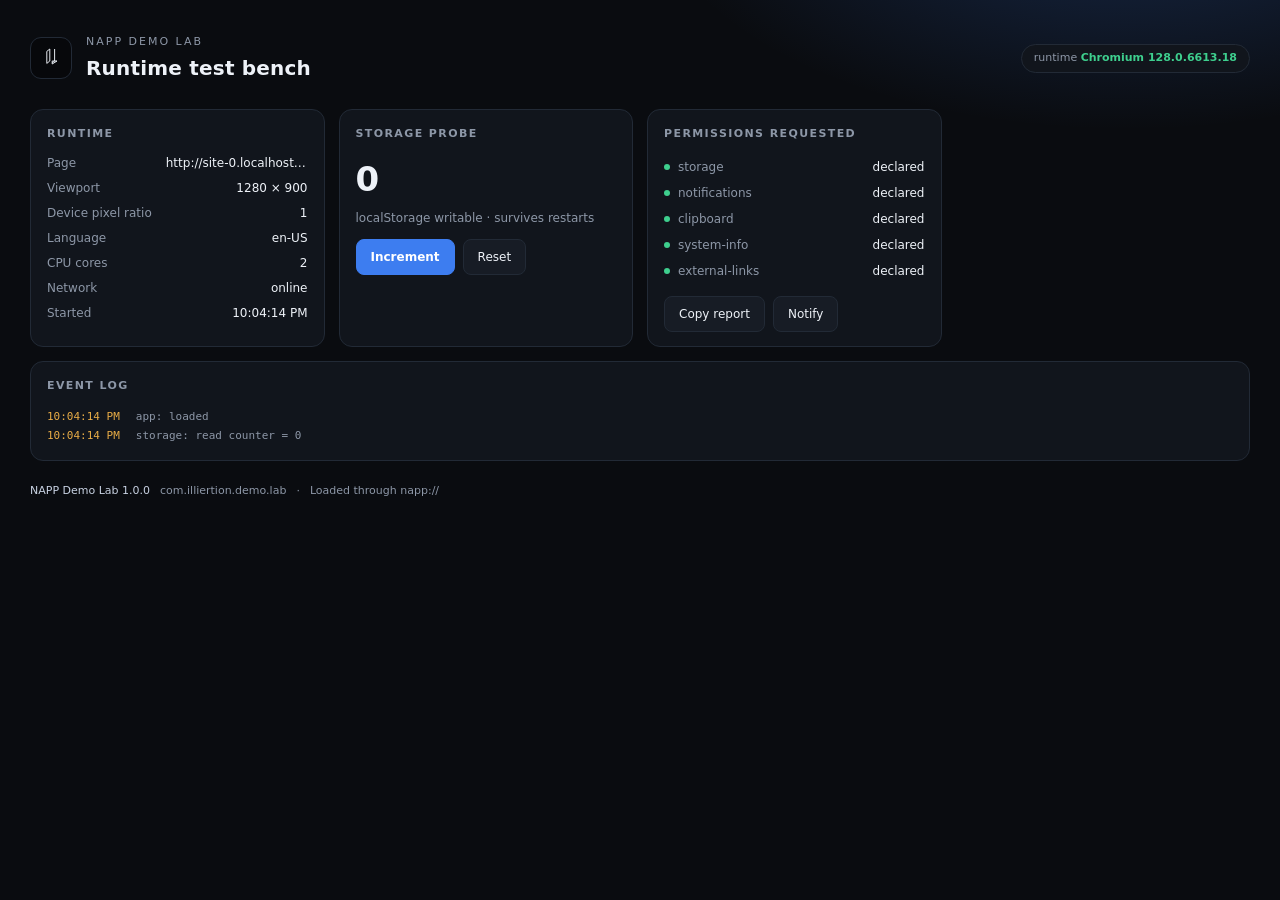
<file: examples/demo-app/app/index.html>
<!doctype html>
<html lang="en">
<head>
<meta charset="utf-8">
<meta name="viewport" content="width=device-width, initial-scale=1">
<title>NAPP Demo Lab</title>
<style>
  :root {
    --bg: #0a0c10;
    --panel: #11151c;
    --line: #222a36;
    --text: #eef2f8;
    --muted: #8d97a7;
    --accent: #3d7df0;
    --ok: #3ecf8e;
    --warn: #e8ac46;
  }
  * { box-sizing: border-box; }
  html, body { height: 100%; }
  body {
    margin: 0;
    background:
      radial-gradient(680px 340px at 88% -12%, rgba(61, 125, 240, .26), transparent 70%),
      var(--bg);
    color: var(--text);
    font: 14px/1.5 "Segoe UI", system-ui, -apple-system, sans-serif;
    padding: 34px 30px 26px;
  }
  header { display: flex; align-items: center; gap: 14px; margin-bottom: 26px; }
  .mark {
    width: 42px; height: 42px; border-radius: 11px;
    border: 1px solid var(--line);
    background: #07080b url("data:image/svg+xml,%3Csvg xmlns='http://www.w3.org/2000/svg' viewBox='0 0 40 40'%3E%3Cg fill='none' stroke='%23eef2f8' stroke-width='1.6'%3E%3Cpath d='M13 9v20l5-4V5z'/%3E%3Cpath d='M26 5v20l-4 3'/%3E%3Cpath d='M22 25v5l8-5z'/%3E%3C/g%3E%3C/svg%3E") center/24px no-repeat;
  }
  h1 { font-size: 20px; margin: 0; letter-spacing: .2px; }
  .sub { color: var(--muted); font-size: 11px; letter-spacing: 2px; text-transform: uppercase; margin: 0 0 2px; }
  .chip {
    margin-left: auto; font-size: 11px; color: var(--muted);
    border: 1px solid var(--line); background: var(--panel);
    padding: 5px 12px; border-radius: 20px;
  }
  .chip b { color: var(--ok); font-weight: 600; }
  .grid { display: grid; gap: 14px; grid-template-columns: repeat(auto-fit, minmax(268px, 1fr)); }
  section {
    background: var(--panel); border: 1px solid var(--line);
    border-radius: 13px; padding: 16px 16px 14px;
  }
  h2 {
    font-size: 11px; letter-spacing: 1.4px; text-transform: uppercase;
    color: var(--muted); margin: 0 0 12px; font-weight: 600;
  }
  dl { margin: 0; display: grid; grid-template-columns: auto 1fr; gap: 7px 14px; font-size: 12px; }
  dt { color: var(--muted); }
  dd { margin: 0; text-align: right; overflow: hidden; text-overflow: ellipsis; white-space: nowrap; }
  ul { list-style: none; margin: 0; padding: 0; font-size: 12px; }
  li { display: flex; align-items: center; gap: 8px; padding: 4px 0; color: var(--muted); }
  li .dot { width: 6px; height: 6px; border-radius: 3px; background: var(--ok); flex: none; }
  li b { color: var(--text); font-weight: 500; margin-left: auto; }
  button {
    font: inherit; font-size: 12px; cursor: pointer; color: var(--text);
    background: #171c25; border: 1px solid var(--line);
    padding: 8px 14px; border-radius: 8px;
  }
  button:hover { border-color: #33415c; background: #1d242f; }
  button.primary { background: var(--accent); border-color: var(--accent); color: #fff; font-weight: 600; }
  button.primary:hover { background: #4c8bf7; }
  .row { display: flex; gap: 8px; flex-wrap: wrap; margin-top: 12px; }
  .counter { font-size: 34px; font-weight: 700; margin: 2px 0 4px; font-variant-numeric: tabular-nums; }
  #log {
    font: 11px/1.6 ui-monospace, "Cascadia Mono", Consolas, monospace;
    color: var(--muted); margin: 0; padding: 0; list-style: none;
    max-height: 132px; overflow: auto;
  }
  #log li { color: var(--muted); padding: 1px 0; }
  #log li span { color: var(--warn); margin-right: 8px; }
  footer { margin-top: 22px; color: var(--muted); font-size: 11px; display: flex; gap: 10px; }
  footer b { color: #c8d2e2; font-weight: 500; }
</style>
</head>
<body>
  <header>
    <div class="mark" aria-hidden="true"></div>
    <div>
      <p class="sub">NAPP Demo Lab</p>
      <h1>Runtime test bench</h1>
    </div>
    <div class="chip">runtime <b id="runtime-state">checking…</b></div>
  </header>

  <div class="grid">
    <section>
      <h2>Runtime</h2>
      <dl>
        <dt>Page</dt><dd id="info-page">—</dd>
        <dt>Viewport</dt><dd id="info-viewport">—</dd>
        <dt>Device pixel ratio</dt><dd id="info-dpr">—</dd>
        <dt>Language</dt><dd id="info-lang">—</dd>
        <dt>CPU cores</dt><dd id="info-cores">—</dd>
        <dt>Network</dt><dd id="info-net">—</dd>
        <dt>Started</dt><dd id="info-time">—</dd>
      </dl>
    </section>

    <section>
      <h2>Storage probe</h2>
      <p class="counter" id="count">0</p>
      <p style="margin:0;color:var(--muted);font-size:12px">
        <span id="storage-state">checking local storage…</span>
      </p>
      <div class="row">
        <button class="primary" id="btn-count">Increment</button>
        <button id="btn-reset">Reset</button>
      </div>
    </section>

    <section>
      <h2>Permissions requested</h2>
      <ul id="permissions"></ul>
      <div class="row">
        <button id="btn-copy">Copy report</button>
        <button id="btn-notify">Notify</button>
      </div>
    </section>

    <section style="grid-column: 1 / -1">
      <h2>Event log</h2>
      <ul id="log"></ul>
    </section>
  </div>

  <footer>
    <b>NAPP Demo Lab 1.0.0</b>
    <span>com.illiertion.demo.lab</span>
    <span>·</span>
    <span>Loaded through napp://</span>
  </footer>

<script>
(function () {
  "use strict";

  var PERMISSIONS = ["storage", "notifications", "clipboard", "system-info", "external-links"];
  var STORAGE_KEY = "napp.demo.counter";
  var logList = document.getElementById("log");

  function log(message) {
    var item = document.createElement("li");
    var stamp = new Date().toLocaleTimeString();
    item.innerHTML = "<span>" + stamp + "</span>";
    item.appendChild(document.createTextNode(message));
    logList.prepend(item);
    while (logList.children.length > 40) {
      logList.removeChild(logList.lastChild);
    }
  }

  function text(id, value) {
    document.getElementById(id).textContent = value;
  }

  // ---- runtime facts -------------------------------------------------
  var userAgent = navigator.userAgent || "";
  var chromium = /Chrome\/([\d.]+)/.exec(userAgent);
  text("info-page", location.href.replace(/^napp:\/\//, "napp://"));
  text("info-viewport", window.innerWidth + " × " + window.innerHeight);
  text("info-dpr", String(window.devicePixelRatio || 1));
  text("info-lang", navigator.language || "—");
  text("info-cores", navigator.hardwareConcurrency ? String(navigator.hardwareConcurrency) : "—");
  text("info-net", navigator.onLine ? "online" : "offline");
  text("info-time", new Date().toLocaleTimeString());
  text("runtime-state", chromium ? "Chromium " + chromium[1] : "unknown");

  // ---- storage probe -------------------------------------------------
  var counter = 0;
  try {
    var saved = window.localStorage.getItem(STORAGE_KEY);
    counter = saved ? parseInt(saved, 10) || 0 : 0;
    text("storage-state", "localStorage writable · survives restarts");
    log("storage: read counter = " + counter);
  } catch (error) {
    text("storage-state", "localStorage unavailable: " + error.name);
    log("storage: " + error.name);
  }
  text("count", String(counter));

  function persist() {
    text("count", String(counter));
    try {
      window.localStorage.setItem(STORAGE_KEY, String(counter));
      log("storage: wrote counter = " + counter);
    } catch (error) {
      log("storage: write failed (" + error.name + ")");
    }
  }

  document.getElementById("btn-count").addEventListener("click", function () {
    counter += 1;
    persist();
  });

  document.getElementById("btn-reset").addEventListener("click", function () {
    counter = 0;
    persist();
  });

  // ---- permissions ---------------------------------------------------
  var list = document.getElementById("permissions");
  PERMISSIONS.forEach(function (name) {
    var item = document.createElement("li");
    item.innerHTML = '<span class="dot"></span>' + name + "<b>declared</b>";
    list.appendChild(item);
  });

  // ---- actions -------------------------------------------------------
  document.getElementById("btn-copy").addEventListener("click", function () {
    var report = [
      "NAPP Demo Lab 1.0.0",
      "url: " + location.href,
      "viewport: " + window.innerWidth + "x" + window.innerHeight,
      "dpr: " + (window.devicePixelRatio || 1),
      "language: " + navigator.language,
      "counter: " + counter,
      "userAgent: " + userAgent
    ].join("\n");
    if (navigator.clipboard && navigator.clipboard.writeText) {
      navigator.clipboard.writeText(report).then(function () {
        log("clipboard: report copied");
      }, function () {
        log("clipboard: permission denied");
      });
    } else {
      log("clipboard: API unavailable in this runtime");
    }
  });

  document.getElementById("btn-notify").addEventListener("click", function () {
    if (typeof Notification === "undefined") {
      log("notifications: API unavailable");
      return;
    }
    if (Notification.permission === "granted") {
      new Notification("NAPP Demo Lab", { body: "Notification channel works." });
      log("notifications: delivered");
      return;
    }
    Notification.requestPermission().then(function (state) {
      log("notifications: " + state);
    });
  });

  window.addEventListener("resize", function () {
    text("info-viewport", window.innerWidth + " × " + window.innerHeight);
  });

  log("app: loaded");
})();
</script>
</body>
</html>
</file>
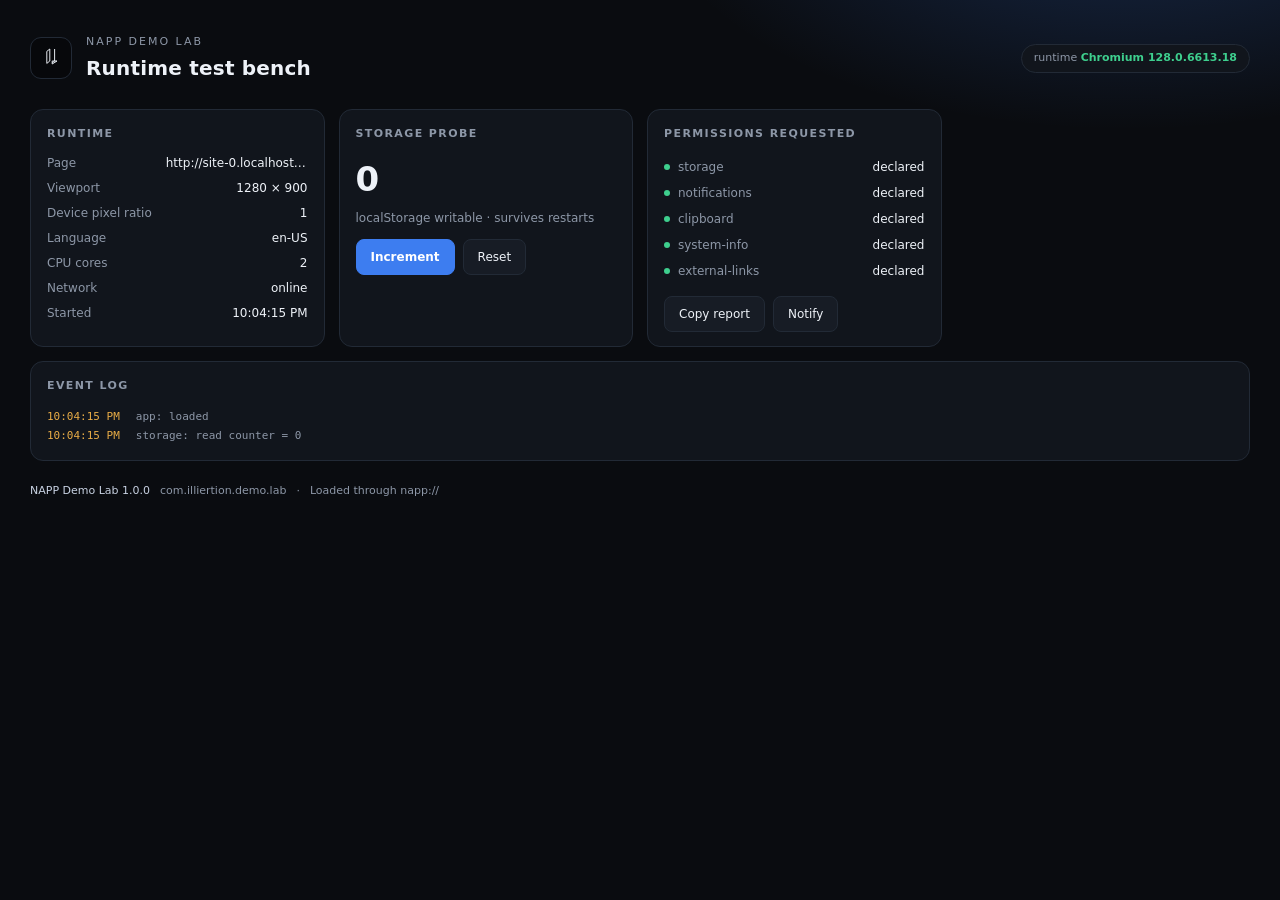
<file: repository/apps-src/com.illiertion.demo.lab/app/index.html>
<!doctype html>
<html lang="en">
<head>
<meta charset="utf-8">
<meta name="viewport" content="width=device-width, initial-scale=1">
<title>NAPP Demo Lab</title>
<style>
  :root {
    --bg: #0a0c10;
    --panel: #11151c;
    --line: #222a36;
    --text: #eef2f8;
    --muted: #8d97a7;
    --accent: #3d7df0;
    --ok: #3ecf8e;
    --warn: #e8ac46;
  }
  * { box-sizing: border-box; }
  html, body { height: 100%; }
  body {
    margin: 0;
    background:
      radial-gradient(680px 340px at 88% -12%, rgba(61, 125, 240, .26), transparent 70%),
      var(--bg);
    color: var(--text);
    font: 14px/1.5 "Segoe UI", system-ui, -apple-system, sans-serif;
    padding: 34px 30px 26px;
  }
  header { display: flex; align-items: center; gap: 14px; margin-bottom: 26px; }
  .mark {
    width: 42px; height: 42px; border-radius: 11px;
    border: 1px solid var(--line);
    background: #07080b url("data:image/svg+xml,%3Csvg xmlns='http://www.w3.org/2000/svg' viewBox='0 0 40 40'%3E%3Cg fill='none' stroke='%23eef2f8' stroke-width='1.6'%3E%3Cpath d='M13 9v20l5-4V5z'/%3E%3Cpath d='M26 5v20l-4 3'/%3E%3Cpath d='M22 25v5l8-5z'/%3E%3C/g%3E%3C/svg%3E") center/24px no-repeat;
  }
  h1 { font-size: 20px; margin: 0; letter-spacing: .2px; }
  .sub { color: var(--muted); font-size: 11px; letter-spacing: 2px; text-transform: uppercase; margin: 0 0 2px; }
  .chip {
    margin-left: auto; font-size: 11px; color: var(--muted);
    border: 1px solid var(--line); background: var(--panel);
    padding: 5px 12px; border-radius: 20px;
  }
  .chip b { color: var(--ok); font-weight: 600; }
  .grid { display: grid; gap: 14px; grid-template-columns: repeat(auto-fit, minmax(268px, 1fr)); }
  section {
    background: var(--panel); border: 1px solid var(--line);
    border-radius: 13px; padding: 16px 16px 14px;
  }
  h2 {
    font-size: 11px; letter-spacing: 1.4px; text-transform: uppercase;
    color: var(--muted); margin: 0 0 12px; font-weight: 600;
  }
  dl { margin: 0; display: grid; grid-template-columns: auto 1fr; gap: 7px 14px; font-size: 12px; }
  dt { color: var(--muted); }
  dd { margin: 0; text-align: right; overflow: hidden; text-overflow: ellipsis; white-space: nowrap; }
  ul { list-style: none; margin: 0; padding: 0; font-size: 12px; }
  li { display: flex; align-items: center; gap: 8px; padding: 4px 0; color: var(--muted); }
  li .dot { width: 6px; height: 6px; border-radius: 3px; background: var(--ok); flex: none; }
  li b { color: var(--text); font-weight: 500; margin-left: auto; }
  button {
    font: inherit; font-size: 12px; cursor: pointer; color: var(--text);
    background: #171c25; border: 1px solid var(--line);
    padding: 8px 14px; border-radius: 8px;
  }
  button:hover { border-color: #33415c; background: #1d242f; }
  button.primary { background: var(--accent); border-color: var(--accent); color: #fff; font-weight: 600; }
  button.primary:hover { background: #4c8bf7; }
  .row { display: flex; gap: 8px; flex-wrap: wrap; margin-top: 12px; }
  .counter { font-size: 34px; font-weight: 700; margin: 2px 0 4px; font-variant-numeric: tabular-nums; }
  #log {
    font: 11px/1.6 ui-monospace, "Cascadia Mono", Consolas, monospace;
    color: var(--muted); margin: 0; padding: 0; list-style: none;
    max-height: 132px; overflow: auto;
  }
  #log li { color: var(--muted); padding: 1px 0; }
  #log li span { color: var(--warn); margin-right: 8px; }
  footer { margin-top: 22px; color: var(--muted); font-size: 11px; display: flex; gap: 10px; }
  footer b { color: #c8d2e2; font-weight: 500; }
  .notice {
    position: fixed; right: 20px; bottom: 20px; z-index: 20;
    display: flex; flex-direction: column; gap: 2px;
    padding: 12px 16px; border-radius: 12px;
    background: var(--panel); border: 1px solid var(--accent);
    box-shadow: 0 18px 48px rgba(0, 0, 0, 0.45);
    animation: notice-in 160ms ease-out;
  }
  .notice b { font-size: 12px; }
  .notice span { font-size: 11px; color: var(--muted); }
  @keyframes notice-in { from { opacity: 0; transform: translateY(8px); } to { opacity: 1; transform: none; } }
</style>
</head>
<body>
  <header>
    <div class="mark" aria-hidden="true"></div>
    <div>
      <p class="sub">NAPP Demo Lab</p>
      <h1>Runtime test bench</h1>
    </div>
    <div class="chip">runtime <b id="runtime-state">checking…</b></div>
  </header>

  <div class="grid">
    <section>
      <h2>Runtime</h2>
      <dl>
        <dt>Page</dt><dd id="info-page">—</dd>
        <dt>Viewport</dt><dd id="info-viewport">—</dd>
        <dt>Device pixel ratio</dt><dd id="info-dpr">—</dd>
        <dt>Language</dt><dd id="info-lang">—</dd>
        <dt>CPU cores</dt><dd id="info-cores">—</dd>
        <dt>Network</dt><dd id="info-net">—</dd>
        <dt>Started</dt><dd id="info-time">—</dd>
      </dl>
    </section>

    <section>
      <h2>Storage probe</h2>
      <p class="counter" id="count">0</p>
      <p style="margin:0;color:var(--muted);font-size:12px">
        <span id="storage-state">checking local storage…</span>
      </p>
      <div class="row">
        <button class="primary" id="btn-count">Increment</button>
        <button id="btn-reset">Reset</button>
      </div>
    </section>

    <section>
      <h2>Permissions requested</h2>
      <ul id="permissions"></ul>
      <div class="row">
        <button id="btn-copy">Copy report</button>
        <button id="btn-notify">Notify</button>
      </div>
    </section>

    <section style="grid-column: 1 / -1">
      <h2>Event log</h2>
      <ul id="log"></ul>
    </section>
  </div>

  <footer>
    <b>NAPP Demo Lab 1.0.0</b>
    <span>com.illiertion.demo.lab</span>
    <span>·</span>
    <span>Loaded through napp://</span>
  </footer>

<script>
(function () {
  "use strict";

  var PERMISSIONS = ["storage", "notifications", "clipboard", "system-info", "external-links"];
  var STORAGE_KEY = "napp.demo.counter";
  var logList = document.getElementById("log");

  function log(message) {
    var item = document.createElement("li");
    var stamp = new Date().toLocaleTimeString();
    item.innerHTML = "<span>" + stamp + "</span>";
    item.appendChild(document.createTextNode(message));
    logList.prepend(item);
    while (logList.children.length > 40) {
      logList.removeChild(logList.lastChild);
    }
  }

  function text(id, value) {
    document.getElementById(id).textContent = value;
  }

  // ---- runtime facts -------------------------------------------------
  var userAgent = navigator.userAgent || "";
  var chromium = /Chrome\/([\d.]+)/.exec(userAgent);
  text("info-page", location.href.replace(/^napp:\/\//, "napp://"));
  text("info-viewport", window.innerWidth + " × " + window.innerHeight);
  text("info-dpr", String(window.devicePixelRatio || 1));
  text("info-lang", navigator.language || "—");
  text("info-cores", navigator.hardwareConcurrency ? String(navigator.hardwareConcurrency) : "—");
  text("info-net", navigator.onLine ? "online" : "offline");
  text("info-time", new Date().toLocaleTimeString());
  text("runtime-state", chromium ? "Chromium " + chromium[1] : "unknown");

  // ---- storage probe -------------------------------------------------
  var counter = 0;
  try {
    var saved = window.localStorage.getItem(STORAGE_KEY);
    counter = saved ? parseInt(saved, 10) || 0 : 0;
    text("storage-state", "localStorage writable · survives restarts");
    log("storage: read counter = " + counter);
  } catch (error) {
    text("storage-state", "localStorage unavailable: " + error.name);
    log("storage: " + error.name);
  }
  text("count", String(counter));

  function persist() {
    text("count", String(counter));
    try {
      window.localStorage.setItem(STORAGE_KEY, String(counter));
      log("storage: wrote counter = " + counter);
    } catch (error) {
      log("storage: write failed (" + error.name + ")");
    }
  }

  document.getElementById("btn-count").addEventListener("click", function () {
    counter += 1;
    persist();
  });

  document.getElementById("btn-reset").addEventListener("click", function () {
    counter = 0;
    persist();
  });

  // ---- permissions ---------------------------------------------------
  var list = document.getElementById("permissions");
  PERMISSIONS.forEach(function (name) {
    var item = document.createElement("li");
    item.innerHTML = '<span class="dot"></span>' + name + "<b>declared</b>";
    list.appendChild(item);
  });

  // ---- actions -------------------------------------------------------
  document.getElementById("btn-copy").addEventListener("click", function () {
    var report = [
      "NAPP Demo Lab 1.0.0",
      "url: " + location.href,
      "viewport: " + window.innerWidth + "x" + window.innerHeight,
      "dpr: " + (window.devicePixelRatio || 1),
      "language: " + navigator.language,
      "counter: " + counter,
      "userAgent: " + userAgent
    ].join("\n");
    if (navigator.clipboard && navigator.clipboard.writeText) {
      navigator.clipboard.writeText(report).then(function () {
        log("clipboard: report copied");
      }, function () {
        log("clipboard: permission denied");
      });
    } else {
      log("clipboard: API unavailable in this runtime");
    }
  });

  document.getElementById("btn-notify").addEventListener("click", function () {
    // The host denies the Notification permission on purpose: no Windows toast
    // is allowed, so an app draws its own notice inside the page.
    inAppNotice("NAPP Demo Lab", "Notifications stay inside the app window.");
    if (typeof Notification === "undefined") {
      log("notifications: OS API unavailable (in-app notice shown)");
      return;
    }
    if (Notification.permission === "granted") {
      log("notifications: OS permission granted (in-app notice shown too)");
      return;
    }
    Notification.requestPermission().then(function (state) {
      log("notifications: OS permission " + state + " — in-app notice shown");
    });
  });

  function inAppNotice(title, body) {
    var notice = document.createElement("div");
    notice.className = "notice";
    notice.innerHTML = "<b></b><span></span>";
    notice.querySelector("b").textContent = title;
    notice.querySelector("span").textContent = body;
    document.body.appendChild(notice);
    setTimeout(function () { notice.remove(); }, 4000);
  }

  window.addEventListener("resize", function () {
    text("info-viewport", window.innerWidth + " × " + window.innerHeight);
  });

  log("app: loaded");
})();
</script>
</body>
</html>
</file>
